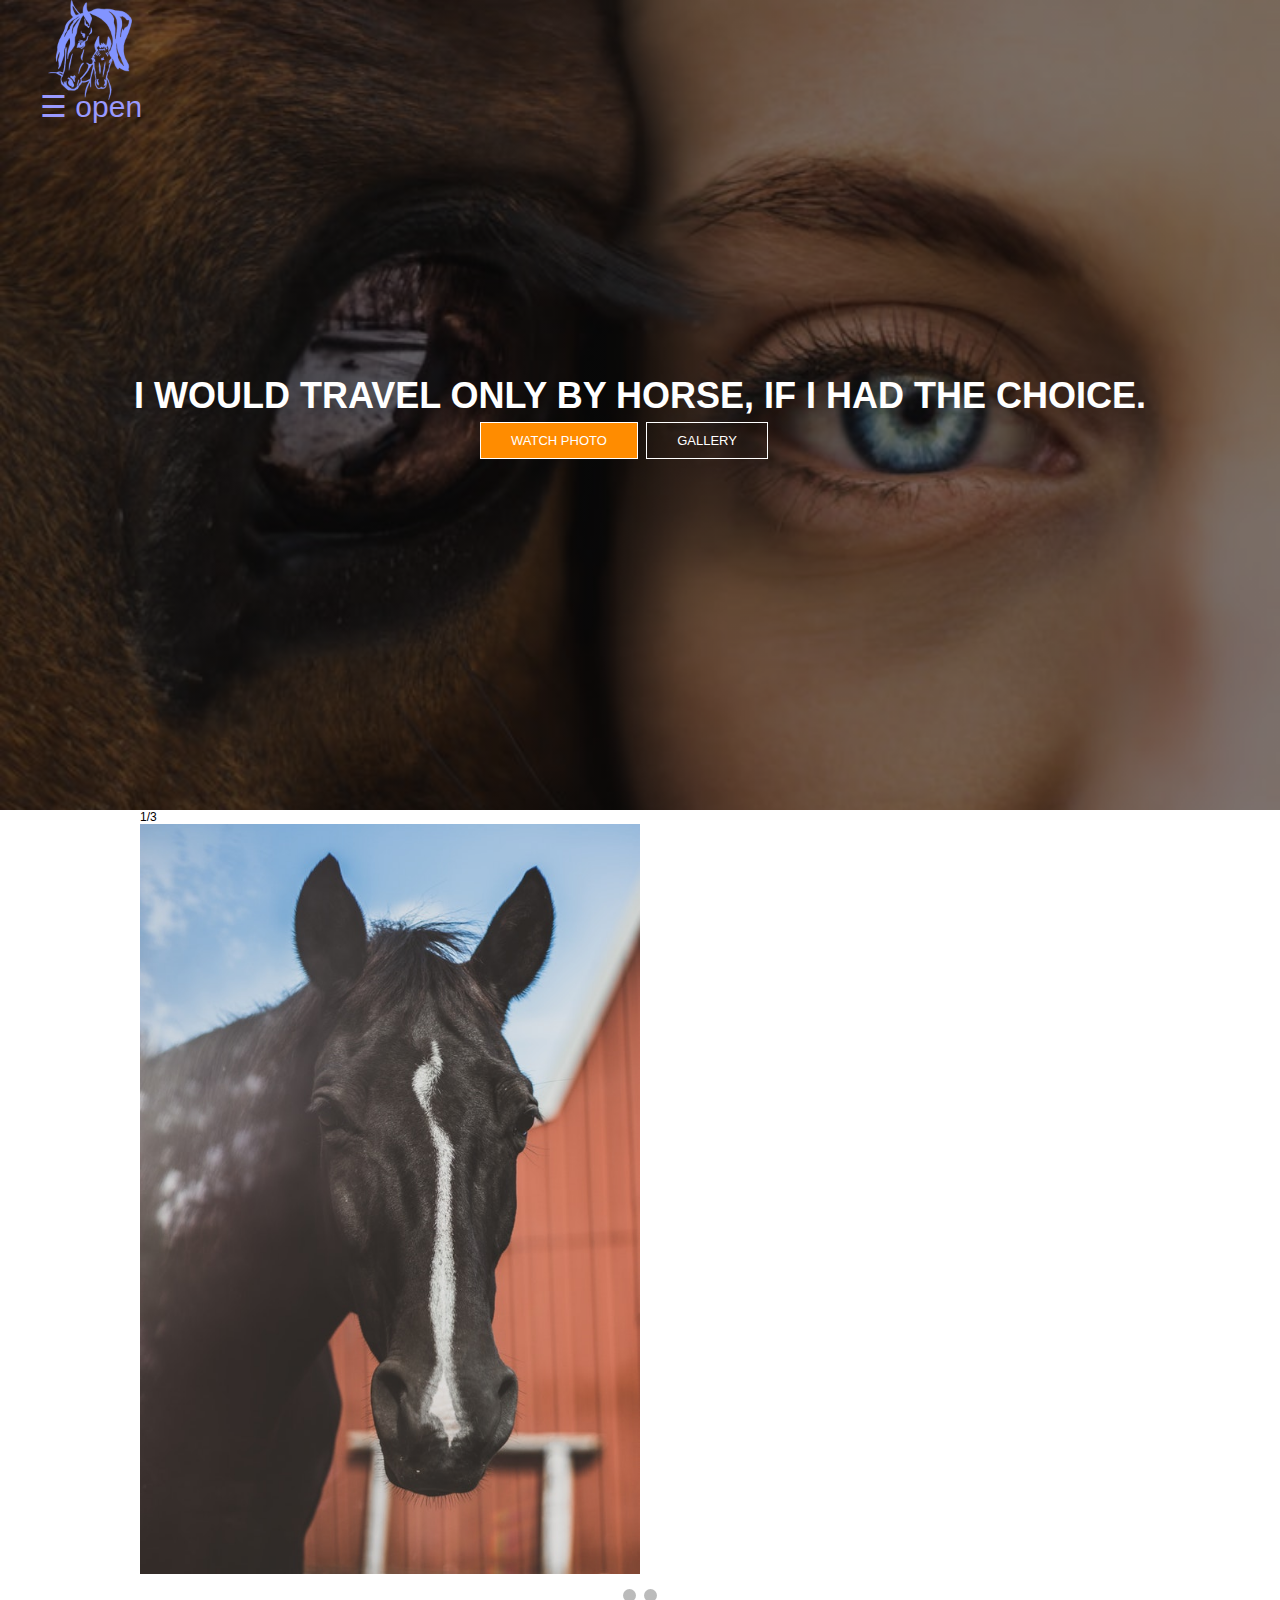
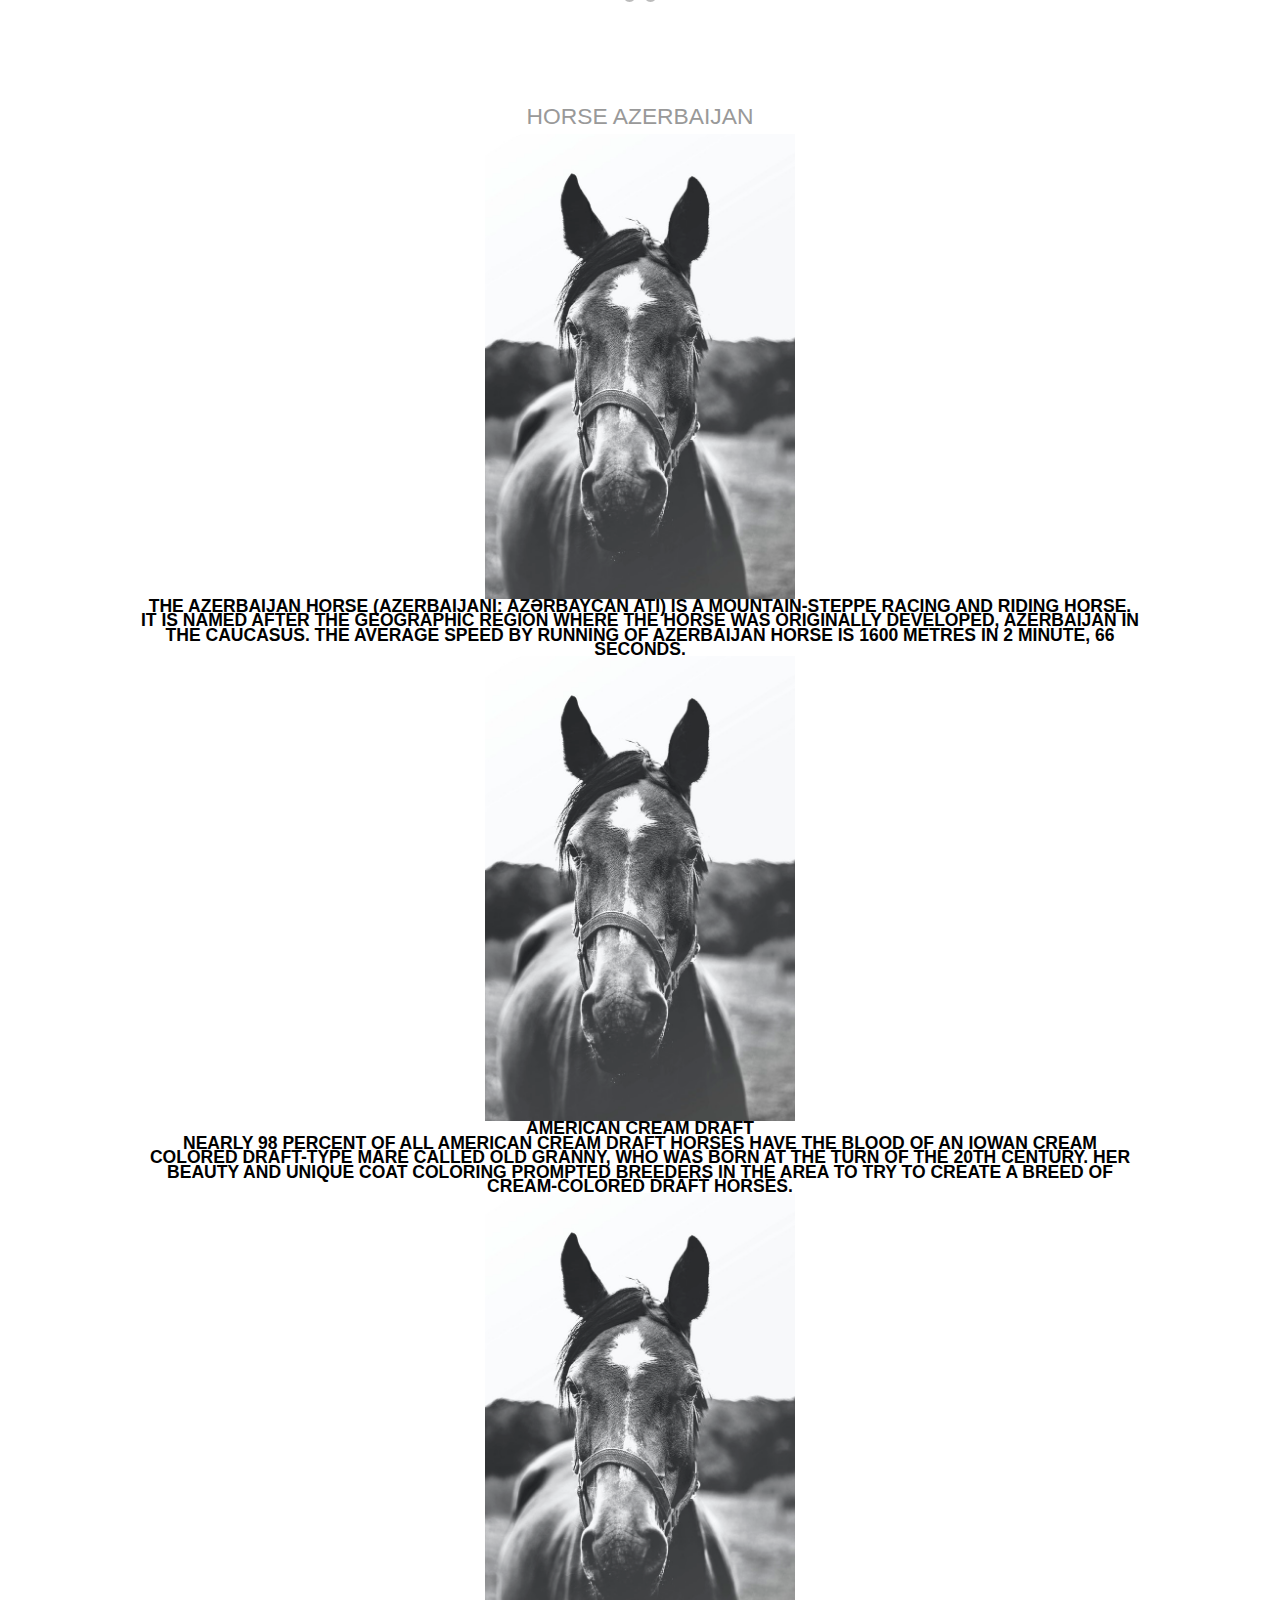
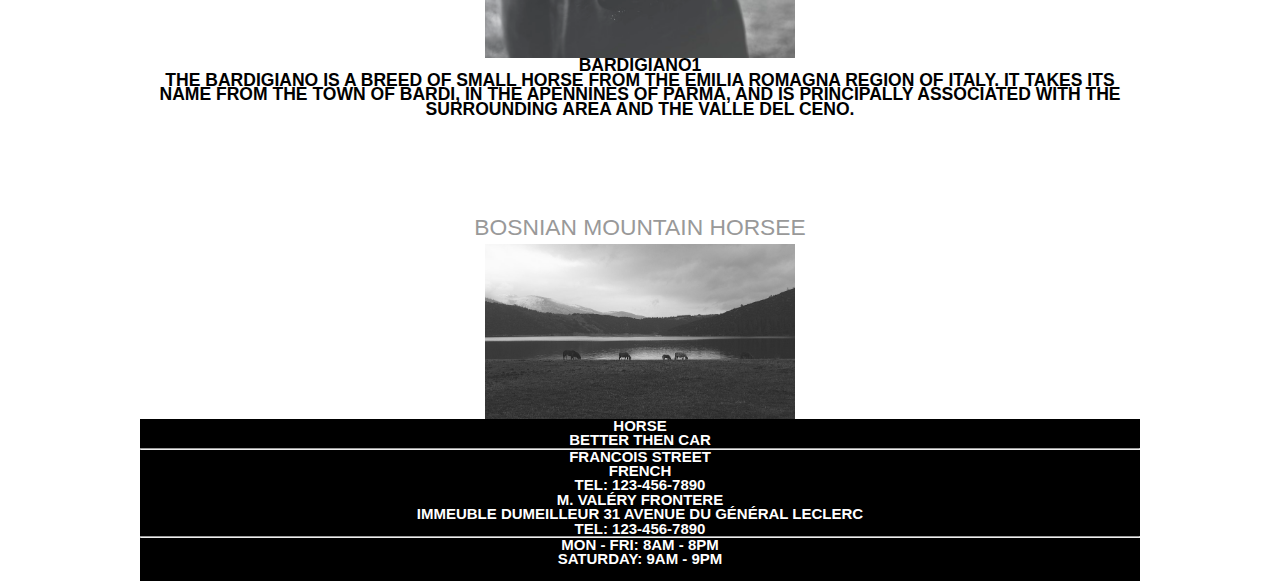
<file: index.html>
<html>
<head>
    <title>Horse</title>
    <link href="style.css" rel="stylesheet" type="text/css">
    <link href="gallery.css" rel="stylesheet" type="text/css">
    <link href="menu.css" rel="stylesheet" type="text/css">
</head> 
<body>
    <header>
        
    <div class="row">
        <div class="logo">
         <img src="images/logo.png">
    </div>
            
    
  <div id="mySidenav" class="sidenav">
    <a href="javascript:void(0)" class="closebtn" onclick="closeNav()">&times;</a>
    <a href="index.html">HOME</a>
    <a href="‪aboutus.html">About</a>
    <a href="create.html">Create</a>
    <a href="index.html">Contact</a>
  </div>


    <span style="font-size:30px;cursor:pointer" onclick="openNav()">&#9776; open</span>  
        
   
        
    <div class="hero">

    <h1>I would travel only by horse, if I had the choice.</h1>
        
    <div class="button">
        <a href="" class="btn btn-one"> Watch photo</a>
        <a href="C:\Users\Asus\Desktop\ДЕЛАЙ\addpage.html" class="btn btn-two"> Gallery</a>    
    </div>    
            
    </div>
    
    </header>

      <div class="slideshow-container">
     	<div class="mySlides fade">
     		<div class="numbertext">1/3</div>
     	 <img src="images/p3.jpg" style="width:50%" alt="">
     	 <div class="text"></div>
     	</div> 

     	<div class="mySlides fade">
     		<div class="numbertext">2/3</div>
     	 	<img src="images/p4.jpg" style="width:50%" alt="">
     	 	<div class="text"></div>
     	</div>
     	<div class="mySlides fade">
     		 <div class="numbertext">3/3</div>
     		 <img src="images/horsered.jpg" style="width:100%" alt="">
     		 <div class="text"></div>
     	
     	<a class="prev" onclick="plusSlides(-1)">&#10094</a>
     	<a class="next" onclick="plusSlides(1)">&#10095</a>
     </div>
     <br>

     <div style="text-align: center;">
	      <span class="dot" onclick="currentSlide(1)"></span>

	      <span class="dot" onclick="currentSlide(2)"></span>
      </div>
        
      <div class="container">
			<div class="block1">
				<h2><em>Horse Azerbaijan</em></h2>
				<div class="block1__item">
					<img class="horimg" src="images/horse1.jpg" alt="Bestsellers" width="310px">
					
						<h3 class="text1">The Azerbaijan horse (Azerbaijani: Azərbaycan atı) is a mountain-steppe racing and riding horse. It is named after the geographic region where the horse was originally developed, Azerbaijan in the Caucasus. The average speed by running of Azerbaijan horse is 1600 metres in 2 minute, 66 seconds.</h3>
				</div>
				<div class="block1__item">
					<img class="horimg" src="images/horse1.jpg" alt="Sale" width="310px">
					<h3>American Cream Draft </h3>
					<h3 class="text1">Nearly 98 percent of all American Cream Draft horses have the blood of an Iowan cream colored draft-type mare called Old Granny, who was born at the turn of the 20th century. Her beauty and unique coat coloring prompted breeders in the area to try to create a breed of cream-colored draft horses.</h3>
				</div>
				<div class="block1__item">
					<img class="horimg" src="images/horse1.jpg" alt="new" width="310px">
					<h3>Bardigiano1</h3>
					<h3 class="text1">The Bardigiano is a breed of small horse from the Emilia Romagna region of Italy. It takes its name from the town of Bardi, in the Apennines of Parma, and is principally associated with the surrounding area and the Valle del Ceno.</h3>
				</div>



				<div class="block4">
				<h2><em>Bosnian Mountain Horseе</em></h2>
				<div class="block1__item">
					<img src="images/horse2.jpg" alt="Bestsellers" width="310px">
					
				</div>
			</div>
		
	</section>
     <footer>
  <div><p class="get_know"> HORSE <br> Better then car</p>
  </div>
  <div class="Stores">
  
  <hr>
  <p class="shop1">
     Francois Street<br> 
     French<br>
     Tel: 123-456-7890
  </p>
  <p class="shop2">
    M. Valéry FRONTERE<br> 
    Immeuble Dumeilleur
   31 avenue du général Leclerc<br>
    Tel: 123-456-7890
  </p>
</div>
<div class="hourse">
  
  <hr>
  <p class="Hourse">
    Mon - Fri: 8am - 8pm<br>
    ​​Saturday: 9am - 9pm<br>
    ​​</p>
</div>
</footer>
<script>
    function process(responses){
      console.log(responses);
      let a = document.getElementsByClassName("horimg");
      let b = document.getElementsByClassName("text1");
       for(let i=0;i<b.length;i++){
          a[i].src = responses[i].image;
          b[i].innerHTML = responses[i].text;
       }
      }
    
    
    function onSuccess(response){
      response.json().then(process);
    }
    
    function onFail(response){}
    
    function call(event){
      fetch("https://demo1843804.mockable.io/index").then(onSuccess,onFail);
    }
    call();
</script>
<script src="sript.js"></script>
<script src="menu.js"></script>
</body>    
</html>
</file>
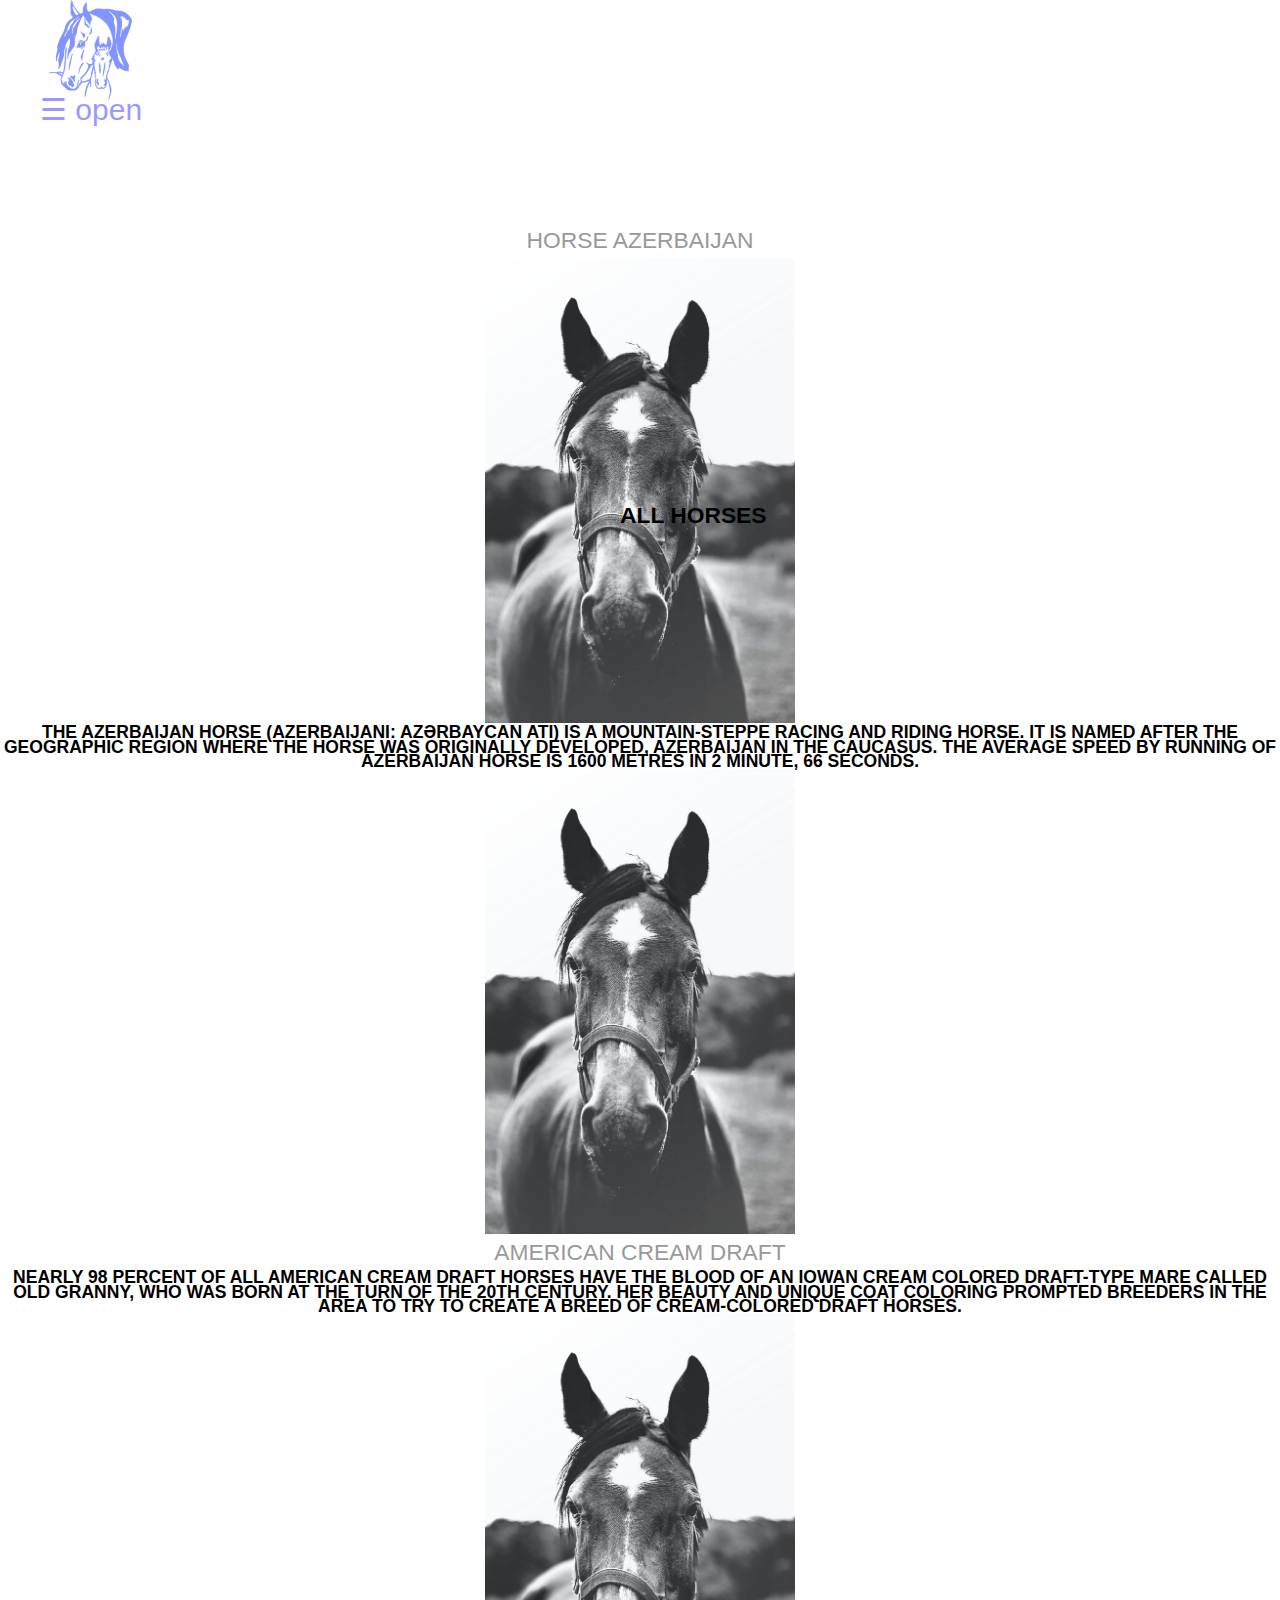
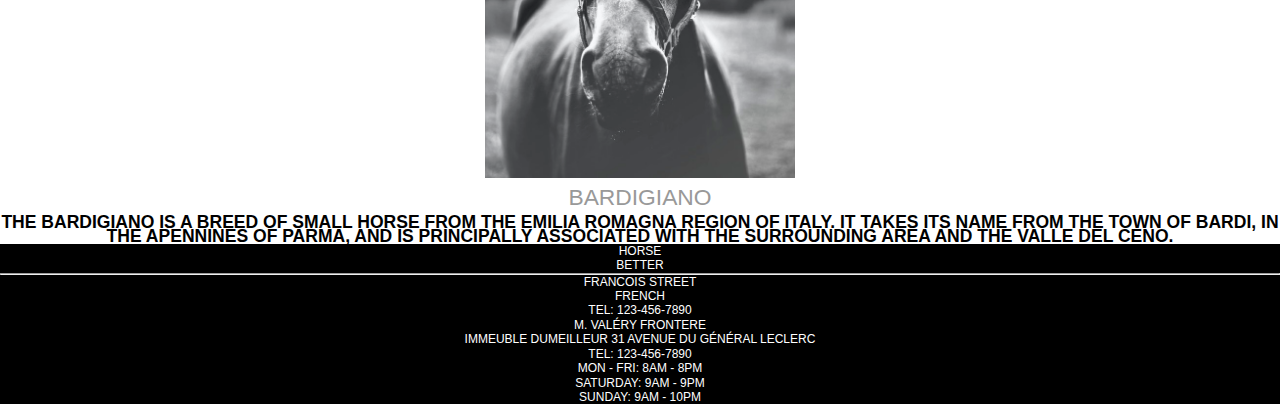
<file: addpage.html>
<!DOCTYPE html>
<html>
<head>
	<title>create</title>
	<link href="style.css" rel="stylesheet" type="text/css">
    <link href="gallery.css" rel="stylesheet" type="text/css">
    <link href="menu.css" rel="stylesheet" type="text/css">
    

</head>
<body>
 
        
    <div class="row">
        <div class="logo">
         <img src="images/logo.png">
        </div>

            
  <div id="mySidenav" class="sidenav">
    <a href="javascript:void(0)" class="closebtn" onclick="closeNav()">&times;</a>
    <a href="#">About</a>
    <a href="C:\Users\Asus\Desktop\ДЕЛАЙ\index.html‪">HOME</a>
    <a href="#">Clients</a>
    <a href="#">Contact</a>
  </div>


    <span style="font-size:30px;cursor:pointer" onclick="openNav()">&#9776; open</span>  
         

    <div class="hero2">
     <h2>ALL HORSES</h2>
        </div>
    
    
</div>
  <div class="container">
            <div class="block1">
                <h2><em>Horse Azerbaijan</em></h2>
                <div class="block1__item">
                    <img src="images/horse1.jpg" alt="Bestsellers" width="310px">
                    
                        <h3>The Azerbaijan horse (Azerbaijani: Azərbaycan atı) is a mountain-steppe racing and riding horse. It is named after the geographic region where the horse was originally developed, Azerbaijan in the Caucasus. The average speed by running of Azerbaijan horse is 1600 metres in 2 minute, 66 seconds.</h3>
                
                <div class="block1__item">
                    <img src="images/horse1.jpg" alt="Sale" width="310px">
                    <h2><em>American Cream Draft </em> </h2>
                    <h3>Nearly 98 percent of all American Cream Draft horses have the blood of an Iowan cream colored draft-type mare called Old Granny, who was born at the turn of the 20th century. Her beauty and unique coat coloring prompted breeders in the area to try to create a breed of cream-colored draft horses.</h3>
                </div>
                <div class="block1__item">
                    <img src="images/horse1.jpg" alt="new" width="310px">
                    <h2><em>Bardigiano</em></h2>
                    <h3>The Bardigiano is a breed of small horse from the Emilia Romagna region of Italy. It takes its name from the town of Bardi, in the Apennines of Parma, and is principally associated with the surrounding area and the Valle del Ceno.</h3>
                </div>
            </div>
        </div>

  <script>
    var largeImg = document.getElementById('largeImg');

    var thumbs = document.getElementById('thumbs');

    thumbs.onclick = function(e) {
      var target = e.target;

      while (target != this) {

        if (target.nodeName == 'A') {
          showThumbnail(target.href, target.title);
          return false;
        }

        target = target.parentNode;
      }

    }

    function showThumbnail(href, title) {
      largeImg.src = href;
      largeImg.alt = title;
    }


    /* предзагрузка */
    var imgs = thumbs.getElementsByTagName('img');
    for (var i = 0; i < imgs.length; i++) {
      var url = imgs[i].parentNode.href;
      var img = document.createElement('img');
      img.src = url;
    }
  </script>
  <script src="menu.js"></script>

</div>



     

     <footer>
      <div><p class="get_know"> HORSE <br> Better</p> </div>
      <div class="Stores">
      
      <hr>
      <p class="shop1">
         Francois Street<br> 
         French<br>
         Tel: 123-456-7890
      </p>
      <p class="shop2">
        M. Valéry FRONTERE<br> 
        Immeuble Dumeilleur
       31 avenue du général Leclerc<br>
        Tel: 123-456-7890
      </p>
    </div>
   
      <p class="Hourse">
        Mon - Fri: 8am - 8pm<br>
        ​​Saturday: 9am - 9pm<br>
        ​​Sunday: 9am - 10pm
      </p>
    </div>
</footer>
</body>
</html>
</file>
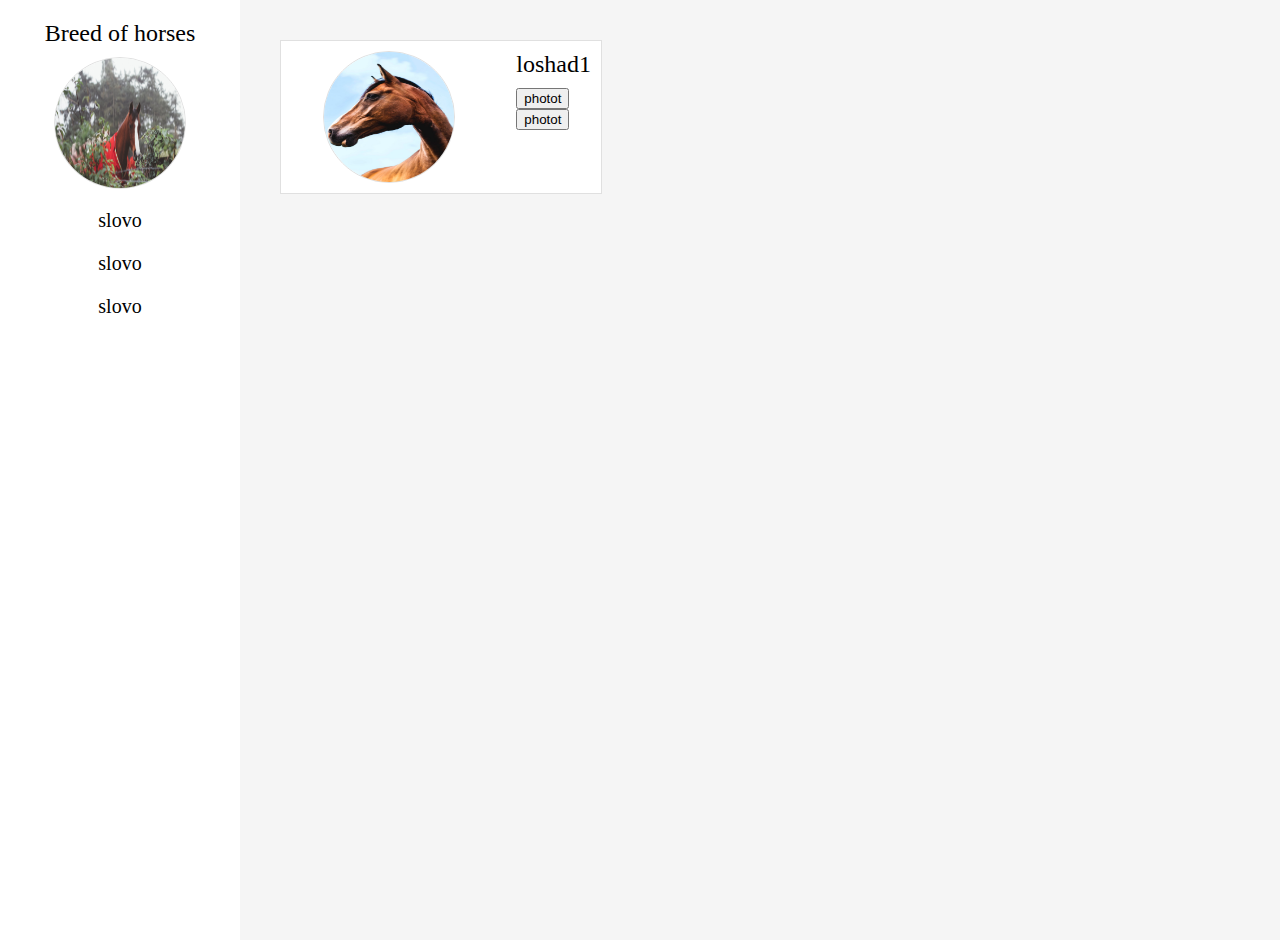
<file: AdminPage.html>
<html>
	<head>
		<link rel="shortcut icon" href="images/horse6.jpg" />
		<title>StartUp Market</title>
		<link rel="stylesheet" type="text/css" href="AdminPage.css">
	</head>
	
	<body>
		<div id="sidebar">
			<div id="name">Breed of horses</div>
			<img src="images/horsered.jpg"/>
			<div id="navigation">
				<nav>
					<div class="element">slovo</div>
					<div class="element">slovo</div>
					<div class="element">slovo</div>
					
				</nav>
			</div>
		</div>
		
		<div id="items">
			<div class="item">
				<img src="images/horse6.jpg"/>
				<div  class="content">
					<div class="app"> loshad1</div>
					<div>
						<button class="delete">photot</button>
						
					
					
					</div>
					<div>
						<button class="delete">photot</button>
						
					</div>
					
					
					
				</div>
			</div>
			
	</body>
</html>
</file>
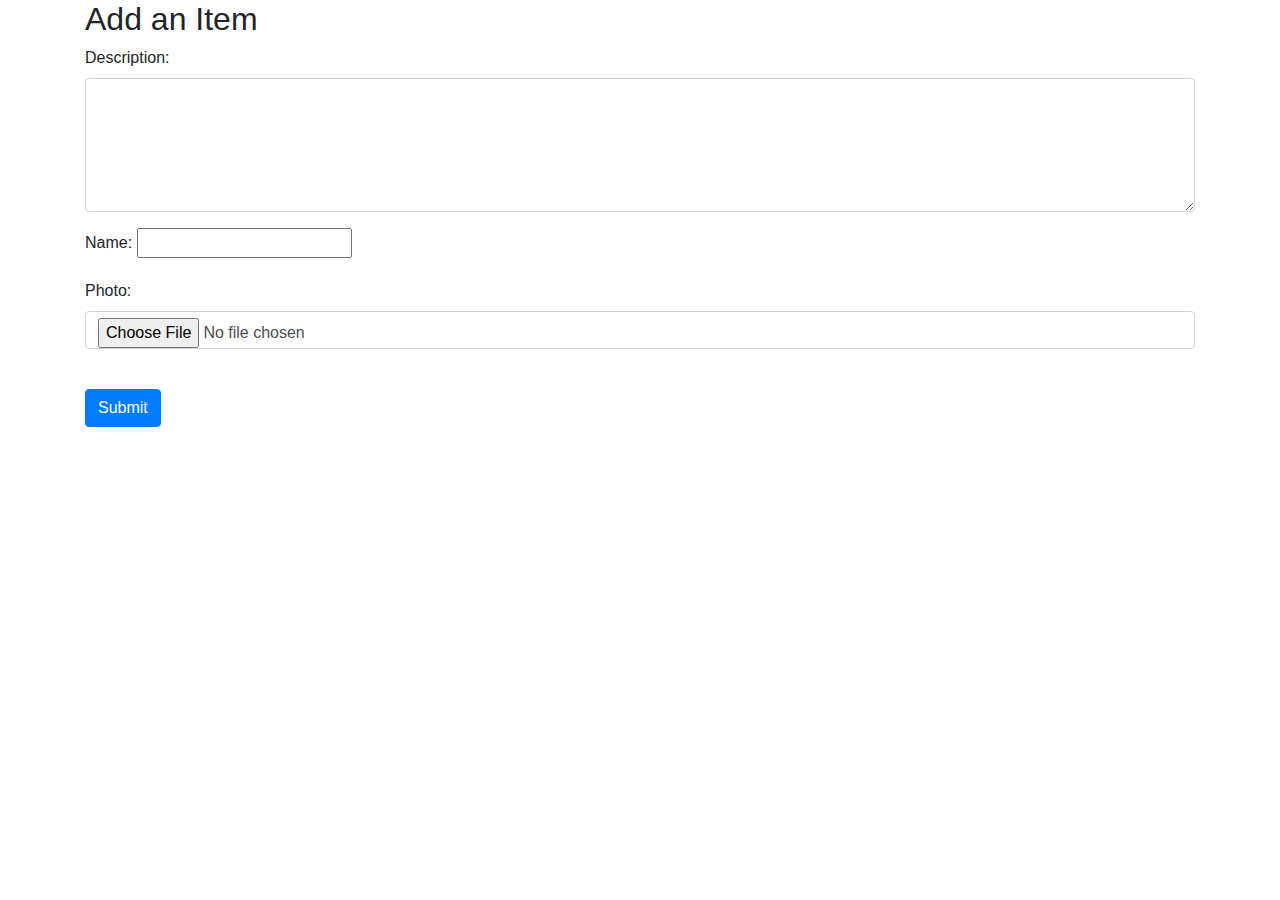
<file: admin/addItem.html>
<!DOCTYPE html>
<html lang="en">
<head>
    <title>Add an Item Page</title>
    <meta charset="utf-8">
    <meta name="viewport" content="width=device-width, initial-scale=1">
    <link rel="stylesheet" href="https://maxcdn.bootstrapcdn.com/bootstrap/4.0.0-beta.2/css/bootstrap.min.css">
</head>
<body>

<div class="container">
    <h2>Add an Item</h2>
    <form action="addItem.php" method="post" enctype="multipart/form-data">
        <div class="form-group">
            <label for="description">Description:</label>
            <textarea class="form-control" id="description" placeholder="Enter email" name="description" cols="20" rows="5">

            </textarea>
        </div>
        <div class="form-group">
            <label for="name">Name:</label>
            <input type="text" name="name" id="name">
        </div>
        <div class="form-group">
            <label for="file">Photo:</label>
            <input type="file" class="form-control" id="file" placeholder="Upload a Photo" name="photo">
        </div>
                <br>
        <button type="submit" class="btn btn-primary">Submit</button>
    </form>
</div>

</body>
</html>
</file>
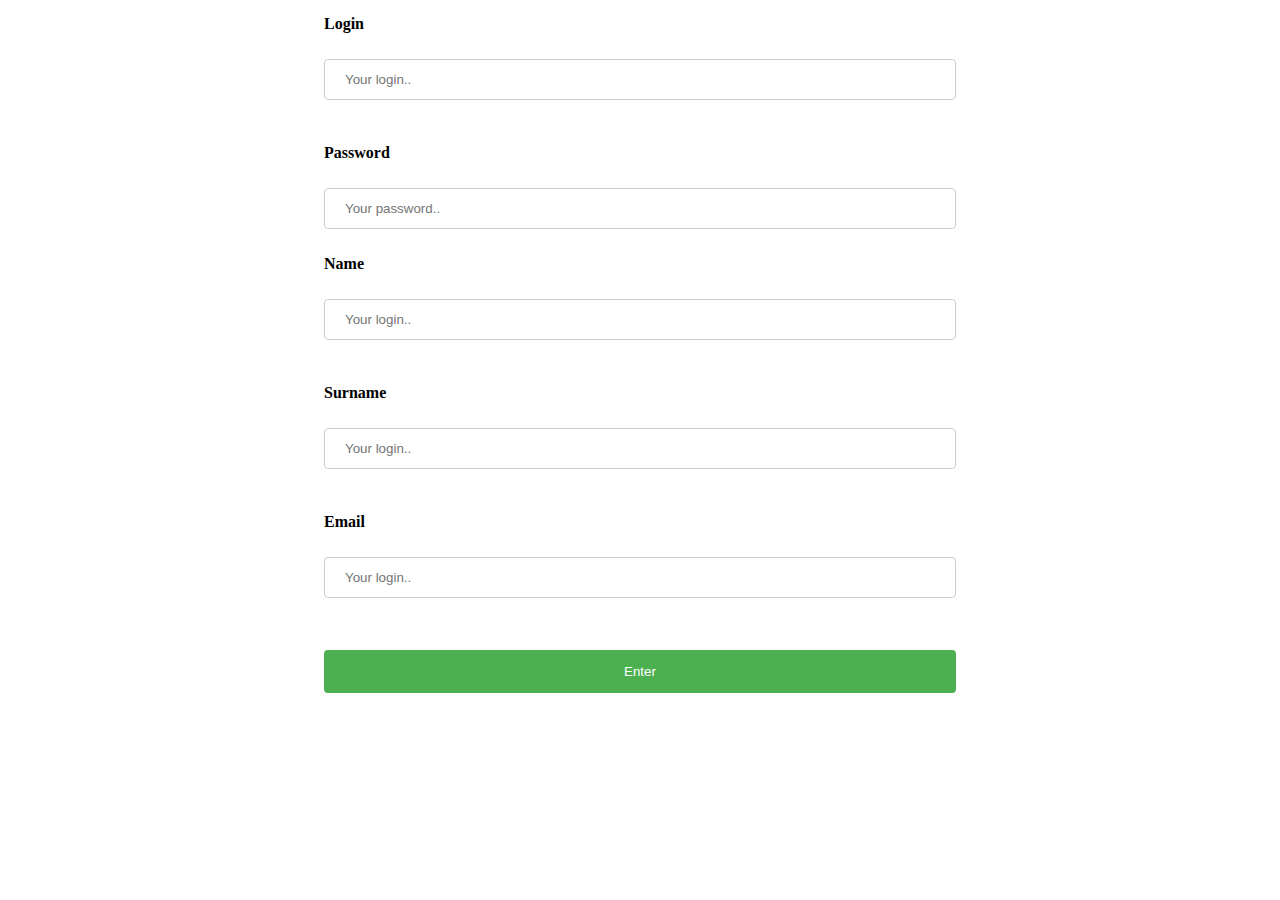
<file: admin/register.html>
<!DOCTYPE html>
<html>
<head>
    <title>
        Registration page
    </title>
    <link rel="stylesheet" href="../css/admin.css">
</head>
<body>
<div class="container flex-center">
    <form action="register.php" method="post">
        <label for="fname">Login</label> <br>
        <input type="text" id="fname" name="userName" placeholder="Your login.."> <br>
        <br>
        <label for="pass">Password</label>
        <br>
        <input type="password" id="pass" name="password" placeholder="Your password..">
        <br>
        <label for="name">Name</label> <br>
        <input type="text" id="name" name="name" placeholder="Your login.."> <br>
        <br>
        <label for="surname">Surname</label> <br>
        <input type="text" id="surname" name="surname" placeholder="Your login.."> <br>
        <br>
        <label for="email">Email</label> <br>
        <input type="text" id="email" name="email" placeholder="Your login.."> <br>
        <br>
        <input type="submit" value="Enter">
    </form>
</div>

</body>
</html>
</file>
<file: style.css>
*
{
    margin: 0;
    padding: 0;
}

body
{
    font-family: monospace;
}
.row
{
    max-width: 1200px;
    margin: auto;
}

.main-nav
{
    float: right;
    list-style: none;
    margin-top: 30px;
}
.main-nav li
{

    display: inline-block;
}

.main-nav li.active a
{

    border: 1px solid white;
    
}

.main-nav li a:hover
{
    border: 1 solid white;
    width: 50px;
    font-size:60px; 
}


.main-nav li a
{
    color: white;
    text-decoration: none;
    padding: 5px 20px;
    font-family: "Roboto", sans-serif;
    font-size: 15px;
}
.main-nav2 li a
{
    color: black;
    text-decoration: none;
    padding: 5px 20px;
    font-family: "Roboto", sans-serif;
    font-size: 15px;
}
.main-nav2 li a:hover {
	border: 1 solid black;
	width: 50px;
	font-size: 30px;
	 
}

.hero
{
    position: absolute;
    width: 1200px;
    margin-left: 0px;
    margin-top: 0px;

 }
 .hero2{
 	position: absolute;
    width: 1200px;
    margin-left: 580px;
    margin-top: 380px;

 }
 h2{
 	color: black;
 	font-size: 50px;
 }
h1
{
    color: white;
    text-transform: uppercase;
    font-size: 3em;
    text-align: center;
    margin-top: 275px;
    
}
header
{
    background-image:linear-gradient(rgba(0,0,0,0.5),rgba(0,0,0,0.5)),url(images/pic1.jpg);
    height: 90vh;
    background-size: cover;
    background-position: center;
}
.button
{
    margin-top: 30px;
    margin-left: 440px;
}

.btn
{
    border: 1px solid white;
    padding: 10px 30px;
    color: white;
    text-decoration: none;
    margin-right: 5px;
    font-size: 13px;
    text-transform: uppercase;


}
.btn-one
{
    background-color: darkorange;
    font-family: "Roboto", sans-serif;
}

.btn-two
{
    font-family: "Roboto", sans-serif;
}


.btn-two:hover
{
    background-color: darkorange;
    transition: all 0.5s ease-in;
    
        
}

.logo img
{
    width: 100px;
    height: auto;
}
 .block1{
	text-transform: uppercase;
	margin-top: 100px;
	text-align: center;
	font-size: 15px;
	font-weight: bold;
}
.block2__item{
	background-color: #FFDEAD;
	border: 2px solid grey;
	padding: 11px;
	margin: 10px;
	width: 400px;
	display: inline-block;
}
.block4{
	text-transform: uppercase;
	margin-top: 100px;
	text-align: center;
	font-size: 15px;
	font-weight: bold;
}

 .slideshow-container{
 	max-width: 1000px;
 	margin: auto;
 	position: relative;
 }
 .prev, .next{
 	cursor: pointer;
 	color: white;
 	position: absolute;
 	top: 50%;
 	width:auto;
 	margin-top:-22px; 
 	transition: 0.6s ease;
 	border-radius: 0 3px 3px 0;
 	font-size:18px;
 	padding: 16px;
 	font-weight: bold; 
 }
 .next{
 	right: 0;
 	border-radius: 3px 0 0 3px;
 }
 .prev:hover, next:hover{
  background-color: rgba(0,0,0,0.8);
 }
 .text{
 	color: #f2f2f2;
 	font-size:12px;
 	padding: 8px 12px;
 	position: absolute;
 	top: 0;
 }
 .dot{
 	cursor: pointer;
 	height: 13px;
 	width: 13px;
 	margin: 0 2px;
 	background-color: #bbb;
 	border-radius: 50%;
 	display: inline-block;
 	transition: background-color 0.6s ease;
 }
 .main-nav li a:hover{
 	background-color: #717171;
 }
 .fade{
 	-webkit-animation-name:fade;
 	-webkit-animation-duration:1.5s;
 	animation-name: fade;
 	animation-duration: 1.5s;
 }
  @-webkit-keyframes fade{
  	from{opacity: .4}
  	to{opacity: 1}
  }
  @keyframes fade{
  	from{opacity: .4}
  	to{opacity: 1}
  }
 

 footer { 
    display: block;
    background-color: black;
    text-align: center;
    text-transform: uppercase;
    color:white; 
    bottom: 0px;
    right:0px;
    left:0px;   
  }
@media screen and (min-width: 350px){
    .list_element .text_element{
        font-size:1em;
        float:none;
        margin-left: 0; 
    }
}

@media screen and (max-width: 1000px){
    section .container{
        display: flex;
        flex-direction: column;
        justify-content: center;
        align-items: center;
    }
}
</file>
<file: gallery.css>
body {
  margin: 0;
  padding: 0;
  font: 75%/120% Arial, Helvetica, sans-serif;
}

h2 {
  font: bold 190%/100% Arial, Helvetica, sans-serif;
  margin: 0 0 .2em;
}

h2 em {
  font: normal 80%/100% Arial, Helvetica, sans-serif;
  color: #999999;
}

#largeImg {
  border: solid 1px #ccc;
  width: 550px;
  height: 400px;
  padding: 5px;
}

#thumbs a {
  border: solid 1px #ccc;
  width: 100px;
  height: 100px;
  padding: 3px;
  margin: 2px;
  float: left;
}

#thumbs a:hover {
  border-color: #FF9900;
}

#thumbs li {
  list-style: none;
}

#thumbs {
  margin: 0;
  padding: 0;
}
.item{
  height: 550px;
  display: inline-block;
  background-image: url(fon.jpg);
  width: 100%;
  padding-left: 300px;


}
</file>
<file: menu.css>
.sidenav {
    height: 60%;
    width: 0;
    position: fixed;
    z-index: 1;
    top: 0;
    left: 0;
    background-color: #111;
    overflow-x: hidden;
    transition: 0.5s;
    padding-top: 60px;
}
#mySidenav{
    
}

.sidenav a {
    padding: 8px 8px 8px 32px;
    text-decoration: none;
    font-size: 25px;
    color: #f1f1f1;
    display: block;
    transition: 0.3s;
}

.sidenav a:hover {
    color: #f1f1f1;
}

.sidenav .closebtn {
    position: absolute;
    top: 0;
    right: 25px;
    font-size: 36px;
    margin-left: 50px;
}

@media screen and (max-height: 450px) {
  .sidenav {padding-top: 15px;}
  .sidenav a {font-size: 18px;}
}
span{
    color: #9999ff;
}
</file>
<file: AdminPage.css>
body{
	margin:0;
	display:flex;
	background-color:#F5F5F5;`
}
#sidebar{
	background-color:white;
	color:black;
	width:200px;
	height:100%;
	padding:20px;
}

img{
	margin:auto;
	display:block;
	width: 100%;
	height: 100%;
	max-width:130px;
	max-height: 130px;
	border-radius: 50%;
	border:1px solid #E0E0E0;
}

#name{
	text-align:center;
	font-size:24px;
	margin-bottom:10px;
}

.element{
	text-align:center;
	margin-top:20px;
	margin-bottom:20px;
	font-size:20px;
}

#items{
	
}

.item{
	display:flex;
	margin:40px;
	width:300px;
	background-color:#FFFFFF;
	border:1px solid #E0E0E0;
	padding:10px;
}

.content{
	margin-left:30px;
}
.app{
	font-size:24px;
	margin-bottom:10px;
}
</file>
<file: css/admin.css>
input[type=text],input[type=password], select {
    width: 100%;
    padding: 12px 20px;
    margin: 8px 0;
    display: inline-block;
    border: 1px solid #ccc;
    border-radius: 4px;
    box-sizing: border-box;
}

input[type=submit] {
    width: 100%;
    background-color: #4CAF50;
    color: white;
    padding: 14px 20px;
    margin: 8px 0;
    border: none;
    border-radius: 4px;
    cursor: pointer;
}

input[type=submit]:hover {
    background-color: #45a049;
}


.container{
    width: 100%;
    height: 700px;
}
.flex-center{
    display: flex;
    align-items: center;
    justify-content: center;
}
form{
    width: 50%;
    display: flex;
    justify-content: center;
    align-items: center;
    flex-direction: column;

}
label{
    align-self: flex-start;
    font-weight: 700;
}
</file>
